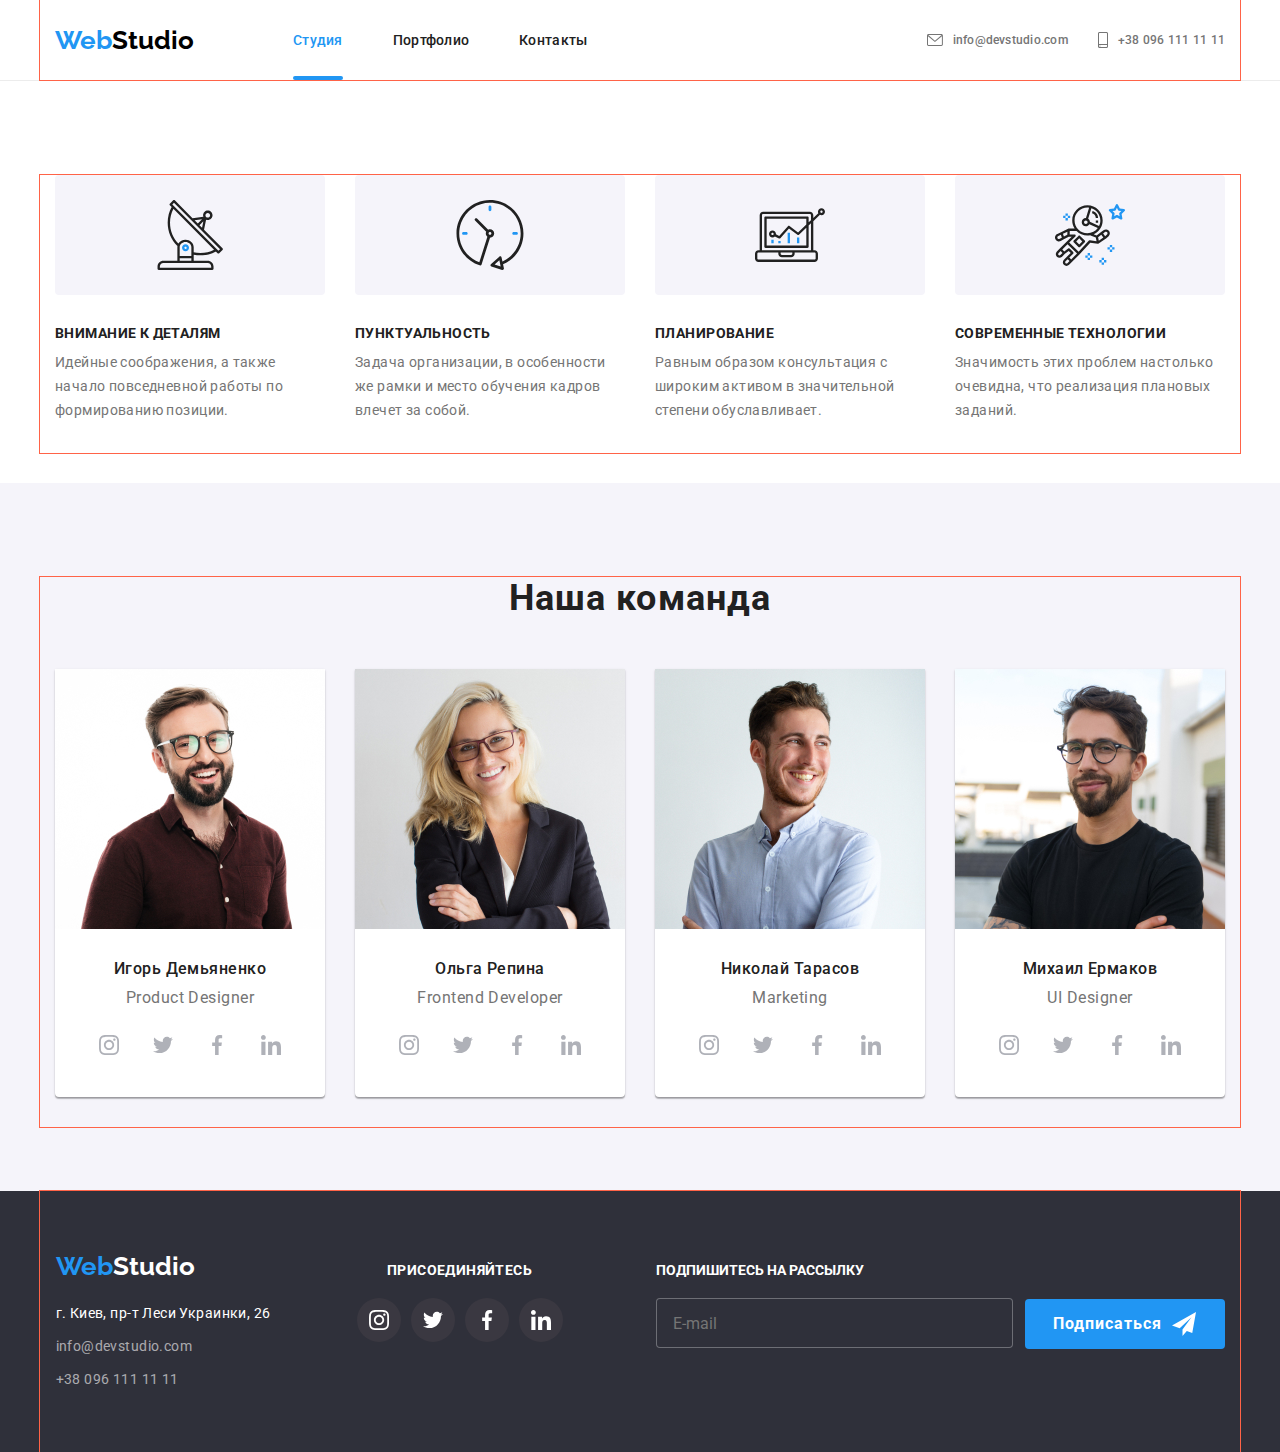
<file: index.html>
<!DOCTYPE html>
 <html lang="en">
 <head>
    <meta charset="UTF-8">
    <meta http-equiv="X-UA-Compatible" content="IE=edge">
    <meta name="viewport" content="width=device-width, initial-scale=1.0">
    <title>Document</title>  
    <link rel="stylesheet" href="https://cdnjs.cloudflare.com/ajax/libs/modern-normalize/1.1.0/modern-normalize.min.css">
    <link rel="preconnect" href="https://fonts.gstatic.com">
    <link href="https://fonts.googleapis.com/css2?family=Raleway:wght@700&family=Roboto:wght@400;500;700;900&display=swap" rel="stylesheet">
   
    <!-- <link rel="stylesheet" href="./css/styles.css"> -->
    <link rel="stylesheet" href="./css/main.min.css">
</head > 
<body>
  <header class="header">                       
     <div class="conteiner main-nav">
        <nav class="sait-nav"> 
              <a href="./index.html" class="sait-nav__logo"><span class="sait-nav__logo--web">Web</span>Studio</a>                 
          <ul class="sait-nav__navigation">
              <li>
                  <a href="./index.html" class="sait-nav--active link">Студия</a>
              </li>                 
              <li>
                  <a href="./portfolio.html" class="sait-nav__link link">Портфолио</a>
              </li>
              <li>
                  <a href="" class="sait-nav__link link">Контакты</a>
              </li>
          </ul>
        </nav> 
          <ul class="sait-nav__contacts">
              <li class="sait-nav__item">                                      
                    <a href="mailto:info@devstudio.com" class="sait-nav__mail link" >
                    <svg class="sait-nav__icon--mail">
                    <use href="./images/icon/sprite.svg#icon-mail"></use>
                  </svg>
                    info@devstudio.com</a>
              </li>
              <li class="sait-nav__item"> 
                    <a href="tel:+380961111111" class="sait-nav__phone link" >
                    <svg class="sait-nav__icon--phone">
                    <use href="./images/icon/sprite.svg#icon-phone"></use>
                    </svg>
                    +38 096 111 11 11</a>                   
              </li>
          </ul>  
          <button type="button" class="menu-open">
            <svg  width="40" height="40">
              <use class="icon-menu" href="./images/icon/symbol-menu.svg#icon-menu" ></use>
            </svg>
          </button>          
      </div> 

        <div class="menu-container is-hidden">
          <div class="conteiner-mobile">
            <button type="button" class="menu-close">
              <svg  width="40" height="40">
                <use class="icon-cross" href="./images/icon/symbol-menu.svg#icon-cross" ></use>
              </svg>
            </button>
            <ul class="mobale-menu__list list">
              <li class="mobail-menu__item">
                <a href="./index.html" class="mobail-menu__link link">Студия</a>
            </li>                 
            <li class="mobail-menu__item">
                <a href="./portfolio.html" class="mobail-menu__link link">Портфолио</a>
            </li>
            <li class="mobail-menu__item">
                <a href="" class="mobail-menu__link link">Контакты</a>
            </li>
           </ul>
           <div class="mobale-connektion">
            <ul class="mobale-contakt__list list">             
             <li class="mobale-contakt__item">
                <a href="tel:+380961111111" class="mobale-contakt__phone link" >                  
                  +38 096 111 11 11</a>  
              </li>  
              <li class="mobale-contakt__item">
                <a href="mailto:info@devstudio.com" class="mobale-contakt__mail link" >              
                  info@devstudio.com</a>                
               </li>       
            </ul>
            <ul class="mobale-social__list">
              <li class="mobale-social__item">
                <a href="#" class="mobale-social__link link">Instagram</a>
              </li>
              <li class="mobale-social__item">
                <a href="#" class="mobale-social__link link">Twitter</a>
              </li>
              <li class="mobale-social__item">
                <a href="#" class="mobale-social__link link">Facebook</a>
              </li>
              <li class="mobale-social__item">
                <a href="#" class="mobale-social__link link">LinkedIn</a>
              </li>
            </ul>
          </div>
          </div>
          </div>           
  </header>
      <main>        
          <!-- Герой -->
          <!-- <section class="hero">
              <div class="conteiner">                              
              <h1 class="hero__title">Эффективные решения  для вашего бизнеса</h1>
              <button data-modal-open  class="hero__but" type="button">Заказать услугу</button>            
              </div>                     
          </section>   -->
                <!-- Особенности -->               
          <section class="feature">
              <div class="conteiner">
              <!-- <h2></h2> -->            
              <ul class="feature__columns">               
                <li class="feature__item">
                    <div class="group">
                      <svg class="group__icon">
                        <use href="./images/icon/sprite.svg#icon-group1" ></use>
                      </svg>
                    </div>
                      <h3 class="feature__title">Внимание к деталям</h3>
                      <p class="feature__text">Идейные  соображения, а также начало повседневной работы по формированию позиции.</p>
                  </li>
                  <li class="feature__item">
                    <div class="group">
                      <svg class="group__icon">
                        <use href="./images/icon/sprite.svg#icon-group2" ></use>
                      </svg>
                    </div>
                      <h3 class="feature__title">Пунктуальность</h3>
                      <p class="feature__text">Задача организации, в особенности же рамки и место обучения кадров влечет за собой.</p>
                  </li>
                  <li class="feature__item">
                    <div class="group">
                      <svg class="group__icon">
                        <use href="./images/icon/sprite.svg#icon-group3" ></use>
                      </svg>
                    </div>
                      <h3 class="feature__title">Планирование</h3>
                      <p class="feature__text" >Равным образом консультация с широким активом в значительной степени обуславливает.</p>
                  </li>
                  <li class="feature__item">
                    <div class="group">
                      <svg class="group__icon">
                        <use href="./images/icon/sprite.svg#icon-group4" ></use>
                      </svg>
                    </div>
                      <h3 class="feature__title">Современные технологии</h3>
                      <p class="feature__text">Значимость этих проблем настолько очевидна, что реализация плановых заданий.</p>
                  </li>                
              </ul> 
              </div>                    
          </section>
          <!-- Чем занимаемся -->
          <!-- <section class="work">  
              <div class="conteiner">          
              <h2 class="work__title">Чем мы занимаемся</h2>                       
              <ul class="work__list">
                  <li>
                    <div class="work__box">
                      <img src="./images/box1.jpg" alt="планирование" width="370">
                      <div class="work__case">
                        <h3 class="work__text">Десктопные приложения</h3>
                      </div>
                    </div>
                  </li>
                  <li>
                    <div class="work__box">
                      <img src="./images/box2.jpg" alt="современные технологии" width="370">
                      <div class="work__case">
                      <h3 class="work__text">Мобильные приложения</h3>
                      </div>
                    </div>
                  </li>
                  <li> 
                    <div class="work__box">        
                      <img src="./images/box3.jpg" alt="дизайн" width="370">
                      <div class="work__case">
                      <h3 class="work__text">Дизайнерские решения</h3>
                      </div>
                    </div>
                  </li>
              </ul> 
              </div>                      
          </section> -->
          <!-- Команда -->
          <section class="team"> 
              <div class="conteiner">           
              <h2 class="team__title">Наша команда</h2>                        
              <ul class="team__list">
                  <li class="team__scorecard">  
                    <picture>
                      <source srcset="./images/foto1-desktop.1x.jpg 1x, ./images/foto1-desktop.2x.jpg 2x" media="(min-width: 1200px)">
                      <source srcset="./images/foto1-tablet.1x.jpg 1x, ./images/foto1-tablet.2x.jpg 2x" media="(min-width: 768px)">
                      <source srcset="./images/foto1.1x.jpg 1x, ./images/foto1.2x.jpg 2x" media="(min-width: 480px)">
                      <img src="./images/foto1.jpg" alt="участник команды 1" >
                    </picture>                 
                      <div class="team__conteiner">                    
                      <h3 class="team__member">Игорь Демьяненко</h3>
                      <p class="team__text">Product Designer</p>
                      <ul class="social">
                      <li class="social__card">
                        <a href="#" class="social__ref">
                          <svg class="social__icon">
                            <use href="./images/icon/sprite.svg#icon-instagram"></use>
                          </svg>
                          </a>
                        </li>
                        <li class="social__card">
                          <a href="#" class="social__ref">
                          <svg class="social__icon">
                            <use href="./images/icon/sprite.svg#icon-twitter"></use>
                          </svg>    
                          </a>
                        </li>
                        <li class="social__card">
                          <a href="#" class="social__ref">
                          <svg class="social__icon">
                            <use href="./images/icon/sprite.svg#icon-facebook"></use>
                          </svg>    
                          </a>
                        </li>
                        <li class="social__card">
                          <a href="#" class="social__ref">
                          <svg class="social__icon">
                            <use href="./images/icon/sprite.svg#icon-linkedin"></use>
                          </svg>
                          </a>
                        </li>
                      </ul> 
                    </div>      
                </li>
                <li class="team__scorecard"> 
                  <picture>
                    <source srcset="./images/foto2-desktop.1x.jpg 1x, ./images/foto2-desktop.2x.jpg 2x" media="(min-width: 1200px)">
                    <source srcset="./images/foto2-tablet.1x.jpg 1x, ./images/foto2-tablet.2x.jpg 2x" media="(min-width: 768px)">
                    <source srcset="./images/foto2.1x.jpg 1x, ./images/foto2.2x.jpg 2x" media="(min-width: 480px)">
                    <img  src="./images/foto2.jpg" alt="участник команды 2" >
                  </picture>                     
                      <div class="team__conteiner"> 
                      <h3 class="team__member">Ольга Репина</h3> 
                      <p class="team__text"> Frontend Developer</p>
                      <ul class="social">
                        <li class="social__card">
                          <a href="#" class="social__ref">
                          <svg class="social__icon">
                            <use href="./images/icon/sprite.svg#icon-instagram"></use>
                          </svg>
                        </a>
                      </li>
                      <li class="social__card">
                        <a href="#" class="social__ref">
                          <svg class="social__icon">
                            <use href="./images/icon/sprite.svg#icon-twitter"></use>
                          </svg>    
                        </a>
                      </li>
                      <li class="social__card">
                        <a href="#" class="social__ref">
                          <svg class="social__icon">
                            <use href="./images/icon/sprite.svg#icon-facebook"></use>
                          </svg>    
                        </a>
                      </li>
                      <li class="social__card">
                        <a href="#" class="social__ref">
                          <svg class="social__icon">
                            <use href="./images/icon/sprite.svg#icon-linkedin"></use>
                          </svg>
                        </a>
                      </li>
                    </ul> 
                  </div>                  
                  </li>
                  <li class="team__scorecard"> 
                    <picture>
                      <source srcset="./images/foto3-desktop.1x.jpg 1x, ./images/foto3-desktop.2x.jpg 2x" media="(min-width: 1200px)">
                      <source srcset="./images/foto3-tablet.1x.jpg 1x, ./images/foto3-tablet.2x.jpg 2x" media="(min-width: 768px)">
                      <source srcset="./images/foto3.1x.jpg 1x, ./images/foto3.2x.jpg 2x" media="(min-width: 480px)">
                      <img  src="./images/foto3.jpg" alt="участник команды 3">
                    </picture>
                    <div class="team__conteiner"> 
                      <h3 class="team__member">Николай Тарасов</h3>
                      <p class="team__text">Marketing</p>
                      <ul class="social">
                        <li class="social__card">
                        <a href="#" class="social__ref">
                          <svg class="social__icon">
                            <use href="./images/icon/sprite.svg#icon-instagram"></use>
                          </svg>
                        </a>
                      </li>
                      <li class="social__card">
                        <a href="#" class="social__ref">
                          <svg class="social__icon">
                            <use href="./images/icon/sprite.svg#icon-twitter"></use>
                          </svg>    
                        </a>
                      </li>
                      <li class="social__card">
                        <a href="#" class="social__ref">
                          <svg class="social__icon">
                            <use href="./images/icon/sprite.svg#icon-facebook"></use>
                          </svg>    
                        </a>
                      </li>
                      <li class="social__card">
                        <a href="#" class="social__ref">
                          <svg class="social__icon">
                            <use href="./images/icon/sprite.svg#icon-linkedin"></use>
                          </svg>
                        </a>
                      </li>
                    </ul>
                  </div>   
                  </li>
                  <li class="team__scorecard"> 
                    <picture>
                      <source srcset="./images/foto4-desktop.1x.jpg 1x, ./images/foto4-desktop.2x.jpg 2x" media="(min-width: 1200px)">
                      <source srcset="./images/foto4-tablet.1x.jpg 1x, ./images/foto4-tablet.2x.jpg 2x" media="(min-width: 768px)">
                      <source srcset="./images/foto4.1x.jpg 1x, ./images/foto4.2x.jpg 2x" media="(min-width: 480px)">
                      <img  src="./images/foto4.jpg" alt="участник команды 4" >
                    </picture>                      
                      <div class="team__conteiner"> 
                      <h3 class="team__member">Михаил Ермаков</h3>
                      <p class="team__text">UI Designer</p>
                      <ul class="social">
                        <li class="social__card">
                          <a href="#" class="social__ref">
                          <svg class="social__icon">
                            <use href="./images/icon/sprite.svg#icon-instagram"></use>
                          </svg>
                        </a>
                      </li>
                      <li class="social__card">
                        <a href="#" class="social__ref">
                          <svg class="social__icon">
                            <use href="./images/icon/sprite.svg#icon-twitter"></use>
                          </svg>    
                        </a>
                      </li>
                      <li class="social__card">
                        <a href="#" class="social__ref">
                          <svg class="social__icon">
                            <use href="./images/icon/sprite.svg#icon-facebook"></use>
                          </svg>    
                        </a>
                      </li>
                      <li class="social__card">
                        <a href="#" class="social__ref">
                          <svg class="social__icon">
                            <use href="./images/icon/sprite.svg#icon-linkedin"></use>
                          </svg>
                        </a>
                      </li>
                    </ul>
                  </div> 
                  </li>
              </ul> 
              </div>                          
          </section>
          <!-- Постоянные клиенты -->
          <!-- <section class="client">
                <div class="conteiner">                 
                  <h2 class="client__title">Постоянные клиенты</h2>
                  <ul class="client-list">
                    <li class="client-list--company">
                    <a href="#" class="client-list__link">
                        <svg class="client-list__icon">
                          <use href="./images/icon/sprite.svg#icon-company1"></use>
                        </svg>
                    </a>
                    </li>
                    <li class="client-list--company">
                      <a href="#" class="client-list__link">
                        <svg class="client-list__icon">
                          <use href="./images/icon/sprite.svg#icon-company2"></use>
                        </svg>
                    </a>
                    </li>
                    <li class="client-list--company">
                      <a href="#" class="client-list__link">
                        <svg class="client-list__icon">
                          <use href="./images/icon/sprite.svg#icon-company3"></use>
                        </svg>
                    </a>
                    </li>
                    <li class="client-list--company">
                      <a href="#" class="client-list__link">
                        <svg class="client-list__icon">
                          <use href="./images/icon/sprite.svg#icon-company4"></use>
                        </svg>
                    </a>
                    </li>
                    <li class="client-list--company">
                      <a href="#" class="client-list__link">
                        <svg class="client-list__icon">
                          <use href="./images/icon/sprite.svg#icon-company5"></use>
                        </svg>
                    </a>
                    </li> 
                    <li class="client-list--company">
                      <a href="#" class="client-list__link">
                        <svg class="client-list__icon">
                          <use href="./images/icon/sprite.svg#icon-company6"></use>
                        </svg>
                    </a>
                    </li>                
                  </ul>                 
                  </div>
              </section> -->
      </main>
      <!-- Контакты --> 
      <footer class="footer"> 
      <div class="conteiner">
        <div class="conteiner-nav">
        <div class="footer-nav">       
        <a href="./index.html" class="footer-nav__logo"><span class="footer-nav__logo--web">Web</span>Studio</a>                             
          <address class="footer-nav__address"> 
              <a href="" class="footer-nav__contacts"> г. Киев, пр-т Леси Украинки, 26</a>
          </address> 
        <ul class="footer-nav__link">
          <li class="footer-nav__list">
            <a href="mail:info@devstudio.com" class="footer-nav__mail link">info@devstudio.com</a>
          </li>
          <li class="footer-nav__list">
            <a href="tel:+380961111111" class="footer-nav__phone link">+38 096 111 11 11</a>
          </li>
        </ul>       
        </div>
          <div class="footer-join">   
            <h3 class="footer-join__title">присоединяйтесь</h3>
            <ul class="socialy">
              <li class="socialy--list">            
              <a href="#" class="socialy__svg">
              <svg class="social__icon">
                <use href="./images/icon/sprite.svg#icon-instagram"></use>
              </svg>
              </a>          
              </li>
              <li class="socialy--list"> 
              <a href="#" class="socialy__svg">
              <svg class="social__icon">
                <use href="./images/icon/sprite.svg#icon-twitter"></use>
              </svg>  
              </a>
              </li>
              <li class="socialy--list"> 
              <a href="#" class="socialy__svg">
              <svg class="social__icon">
                <use href="./images/icon/sprite.svg#icon-facebook"></use>
              </svg>  
              </a>
              </li>
              <li class="socialy--list"> 
              <a href="#" class="socialy__svg">               
                <svg class="social__icon">
                <use href="./images/icon/sprite.svg#icon-linkedin"></use>
              </svg> 
            </a>
              </li>
            </ul>         
          </div>  
        </div>   
            <div class="subscribe">
                           
              <form >
                <h3 class="subscribe__title">Подпишитесь на рассылку</h3>
                <label class="subscribe__label">
                <input type="email" name="email" class="subscribe__email" placeholder="E-mail">
                <button type="submit" class="subscribe__btn">Подписаться
                  <svg class="subscribe__icon">
                  <use href="./images/icon/sprite.svg#icon-send"></use>
                </svg> 
                </button>
              </label> 
              </form>
              
              </div>          
      </div>                
    </footer>
      



   
   <div class="modal is-hidden" data-modal>
   <div class="modal__content">
      <button data-modal-close class="modal__tape">        
      <svg class="modal__tape--close">
        <use href="./images/icon/sprite.svg#icon-close"></use>
      </svg>    
       </button>
       <form class="modal__form">
         <p class="modal__title">Оставьте свои данные, мы вам перезвоним</p> 
        <div class="modal__group">
          <label for="name" class="modal__label">Имя</label>
          <input type="text" name="name-user" id="name" class="modal__input"/>
         
           <svg class="modal__icon">
            <use href="./images/icon/sprite.svg#icon-person"></use>
          </svg>                                          
       </div>
       <div class="modal__group">
        <label for="phone"class="modal__label" >Телефон</label>
        <input type="tel" name="phone" id="phone" class="modal__input" />
        <svg class="modal__icon">
         <use href="./images/icon/symbol-defs.svg#icon-phone"></use>
       </svg> 
        </div>
        <div class="modal__group">
          <label for="name" class="modal__label">Имя</label>
          <input type="text" name="name-user" id="name" class="modal__input"/>
          <svg class="modal__icon">
            <use href="./images/icon/sprite.svg#icon-email_black"></use>
          </svg>                                         
       </div>
       <div class="modal__group">
        <label for="comment" class="modal__label">Комментарий</label>
        <textarea name="comment" id="comment" class="modal__textarea" placeholder="Введите текст"></textarea>
        </div>
        <div class="modal__polisy">        
           <label class="modal__consent" > <input type="checkbox" class="modal__checkbox" name="policy"/> 
           <span class="modal__icon--check"> </span> 
           Соглашаюсь с рассылкой и принимаю&ensp;   
          <a href="#" class="modal__contract">Условия договора</a></label>
          </div > 
          <div class="modal__button--wrapper">
          <button type="submit" class="modal__btn">Отправить</button>
          </div>    
       </form>
        
   </div>
  </div>  
   
  <script src="./js/modal.js" type="module"></script>

  <script src="./js/menu.js">
  </script>
 </body> 
 </html>
</file>
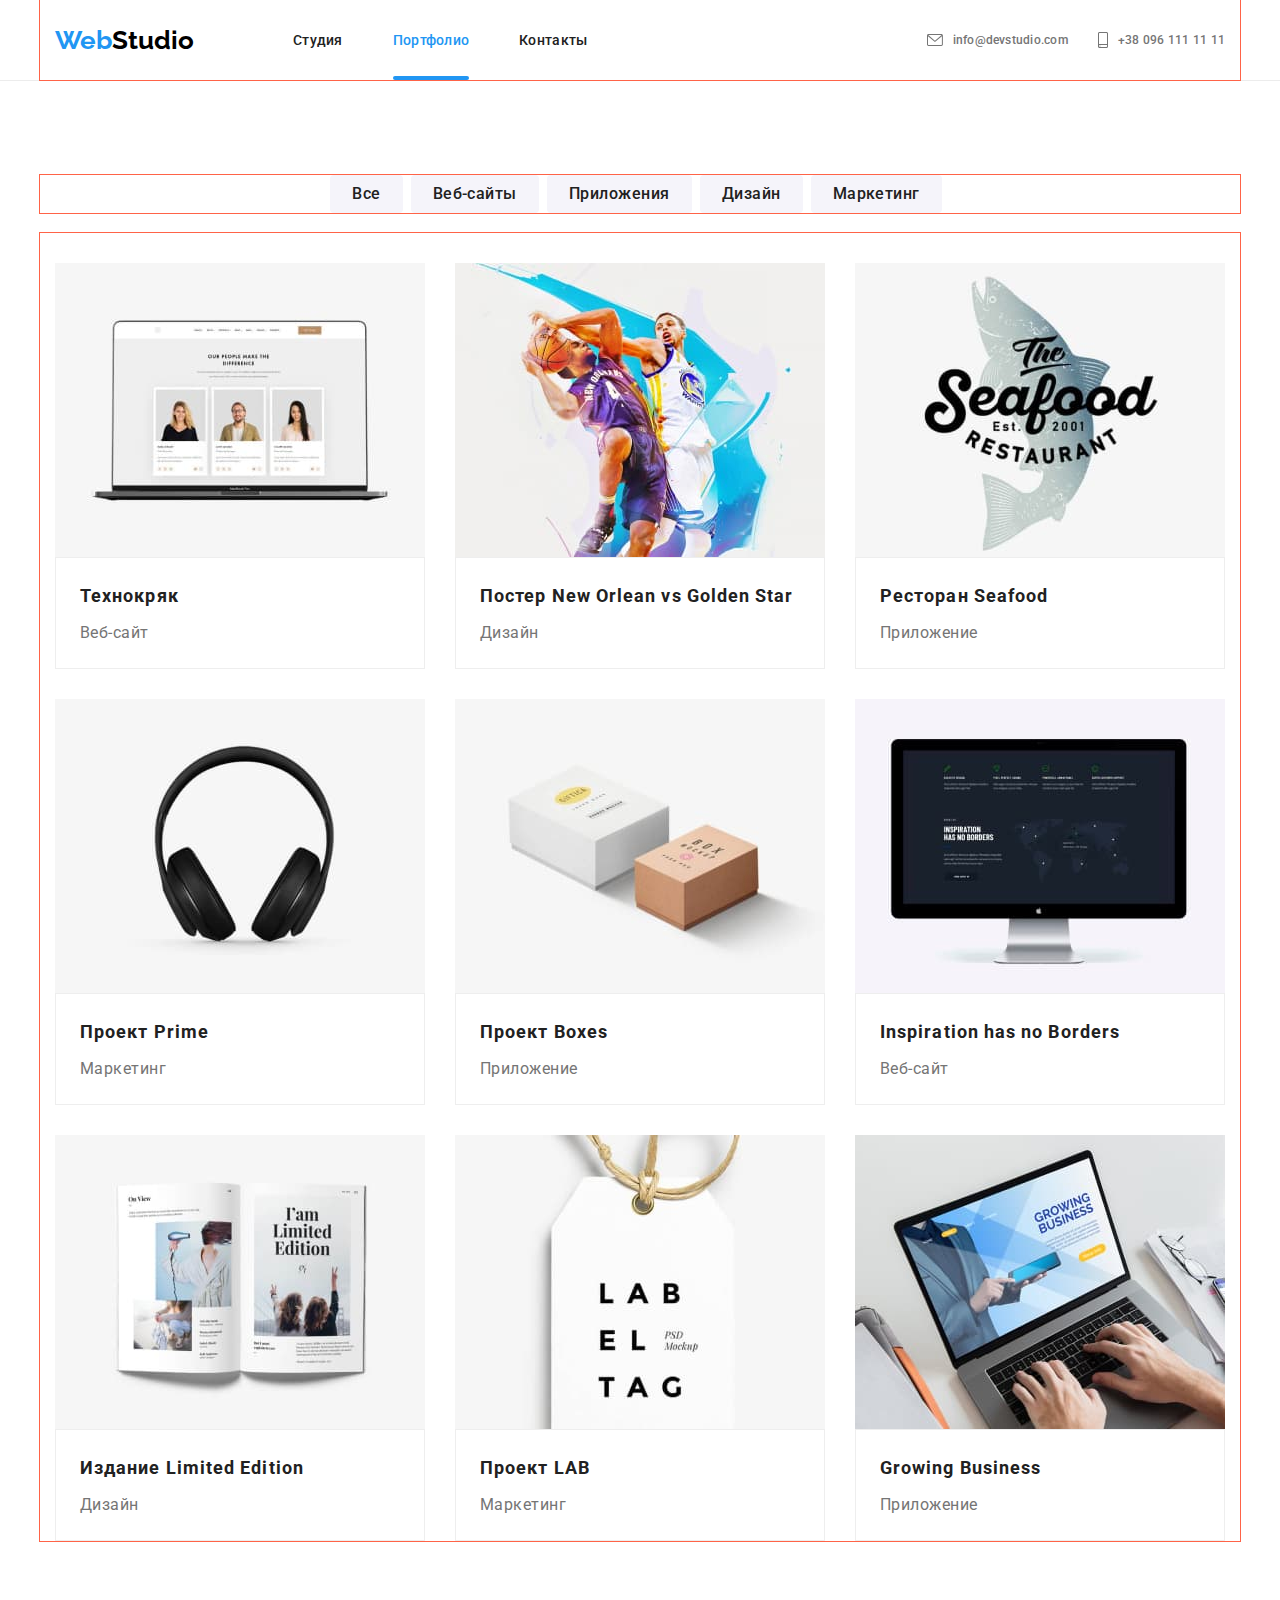
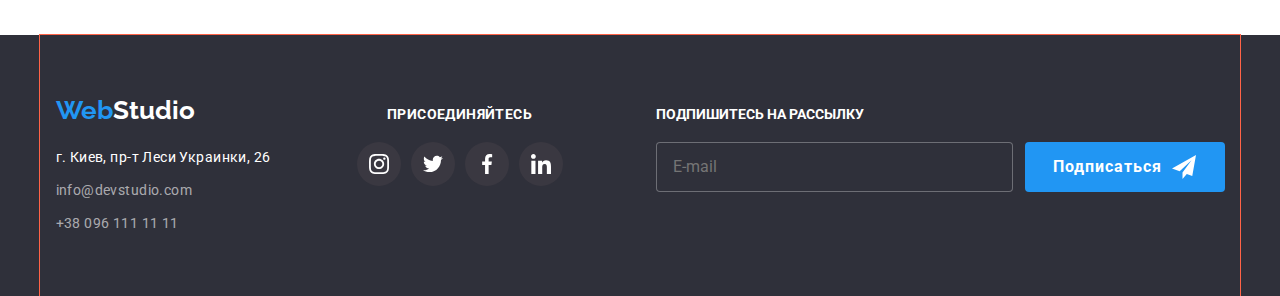
<file: portfolio.html>
<!DOCTYPE html>
<html lang="en">
<head>
    <meta charset="UTF-8">
    <meta http-equiv="X-UA-Compatible" content="IE=edge">
    <meta name="viewport" content="width=device-width, initial-scale=1.0">
    <title>Document</title> 
    <link rel="stylesheet" href="https://cdnjs.cloudflare.com/ajax/libs/modern-normalize/1.1.0/modern-normalize.min.css"> 
    <link rel="preconnect" href="https://fonts.gstatic.com">
    <link href="https://fonts.googleapis.com/css2?family=Raleway:wght@700&family=Roboto:wght@400;500;700;900&display=swap" rel="stylesheet">
  
    <!-- <link rel="stylesheet" href="./css/styles.css"> -->
    <link rel="stylesheet" href="./css/main.min.css">
</head>
<body>
   <!-- header -->
   <header class="header">                       
      <div class="conteiner main-nav">
         <nav class="sait-nav"> 
               <a href="./index.html" class="sait-nav__logo"><span class="sait-nav__logo--web">Web</span>Studio</a>                 
           <ul class="sait-nav__navigation">
               <li>
                   <a href="./index.html" class="sait-nav__link link">Студия</a>
               </li>                 
               <li>
                   <a href="./portfolio.html" class="sait-nav--active link">Портфолио</a>
               </li>
               <li>
                   <a href="" class="sait-nav__link link">Контакты</a>
               </li>
           </ul>
         </nav> 
           <ul class="sait-nav__contacts">
               <li class="sait-nav__item">                                      
                     <a href="mailto:info@devstudio.com" class="sait-nav__mail link" >
                     <svg class="sait-nav__icon--mail">
                     <use href="./images/icon/sprite.svg#icon-mail"></use>
                   </svg>
                     info@devstudio.com</a>
               </li>
               <li class="sait-nav__item"> 
                     <a href="tel:+380961111111" class="sait-nav__phone link" >
                     <svg class="sait-nav__icon--phone">
                     <use href="./images/icon/sprite.svg#icon-phone"></use>
                     </svg>
                     +38 096 111 11 11</a>                   
               </li>
           </ul>  
        </div>    
    </header>
<main>
      <!-- Выбор проектов -->
      <section class="portfolio">
         <div class="conteiner">
         <!-- <h2></h2> -->
            <ul class="portfolio__filter">
               <li>
                  <button type="button" class="portfolio__btn ">Все</button>
               </li>
               <li>
                  <button type="button" class="portfolio__btn">Веб-сайты</button>
               </li>
               <li>
                  <button type="button" class="portfolio__btn">Приложения</button>
               </li>
               <li>
                  <button type="button"class="portfolio__btn" >Дизайн</button>
               </li>
               <li>
                  <button type="button" class="portfolio__btn">Маркетинг</button>
               </li>
            </ul> 
         </div>  
         <!-- <h2></h2> -->
         <div class="conteiner">
         <ul class="project">
               <li class="projekt__choice">                
                   <div class="card"> 
                  <article class="card__activ">                                     
                     <div class="card__thumb"> 
                        <img src="./images/project1.jpg" alt="проект 1" width="370">
                        <div class="card__box">
                           <p class="card__text">Технокряк это современная площадка распространения коронавируса. Компании используют эту платформу для цифрового шпионажа и атак на защищённые сервера конкурентов. Технокряк это современная площадка распространения коронавируса. Компании используют эту платформу для цифрового шпионажа и атак на защищённые сервера конкурентов.</p>
                        </div>  
                     </div>                                               
                  <div class="content">                                   
                     <h3 class="content__item">Технокряк</h3>
                     <p class="content__text">Веб-сайт</p>                                   
                  </div> 
                  </article>                
                </div>
                  </li>
                  <li class="projekt__choice">
                  <div class="card">
                  <article class="card__activ">                  
                     <div class="card__thumb">
                        <img src="./images/project2.jpg" alt="проект2" width="370">
                        <div class="card__box">
                           <p class="card__text">Технокряк это современная площадка распространения коронавируса. Компании используют эту платформу для цифрового шпионажа и атак на защищённые сервера конкурентов. Технокряк это современная площадка распространения коронавируса. Компании используют эту платформу для цифрового шпионажа и атак на защищённые сервера конкурентов.</p>
                        </div>
                     </div>                  
                  <div class="content">                                   
                     <h3 class="content__item">Постер New Orlean vs Golden Star</h3>
                     <p class="content__text">Дизайн</p>                                 
                  </div> 
                  </article>
               </div>
                  </li>
                  <li class="projekt__choice">
                  <div class="card">
                  <article class="card__activ">                  
                     <div class="card__thumb">
                        <img src="./images/project3.jpg" alt="проект3" width="370">
                        <div class="card__box">
                           <p class="card__text">Технокряк это современная площадка распространения коронавируса. Компании используют эту платформу для цифрового шпионажа и атак на защищённые сервера конкурентов. Технокряк это современная площадка распространения коронавируса. Компании используют эту платформу для цифрового шпионажа и атак на защищённые сервера конкурентов.</p>
                        </div>
                     </div>                  
                  <div class="content">                                   
                     <h3 class="content__item">Ресторан Seafood</h3>
                     <p class="content__text">Приложение</p>                             
                  </div> 
                  </article>
               </div>
               </li>
                  <li class="projekt__choice">
                  <div class="card">
                  <article class="card__activ">                 
                     <div class="card__thumb">
                        <img src="./images/project4.jpg" alt="проект4" width="370">
                        <div class="card__box">
                           <p class="card__text">Технокряк это современная площадка распространения коронавируса. Компании используют эту платформу для цифрового шпионажа и атак на защищённые сервера конкурентов. Технокряк это современная площадка распространения коронавируса. Компании используют эту платформу для цифрового шпионажа и атак на защищённые сервера конкурентов.</p>
                        </div>
                     </div>                  
                  <div class="content">                                   
                  <h3 class="content__item" >Проект Prime</h3>
                  <p class="content__text">Маркетинг</p>                     
                  </div> 
                  </article>
               </div>
               </li>
                  <li class="projekt__choice">
                   <div class="card"> 
                  <article class="card__activ">                  
                     <div class="card__thumb">
                        <img src="./images/project5.jpg" alt="проект5" width="370">
                        <div class="card__box">
                           <p class="card__text">Технокряк это современная площадка распространения коронавируса. Компании используют эту платформу для цифрового шпионажа и атак на защищённые сервера конкурентов. Технокряк это современная площадка распространения коронавируса. Компании используют эту платформу для цифрового шпионажа и атак на защищённые сервера конкурентов.</p>
                        </div>
                     </div>                 
                  <div class="content">                                   
                  <h3 class="content__item">Проект Boxes</h3>
                  <p class="content__text">Приложение</p>               
                  </div> 
                  </article>
               </div>
               </li>
                  <li class="projekt__choice">
                  <div class="card">
                  <article class="card__activ">                   
                     <div class="card__thumb">
                        <img src="./images/project6.jpg" alt="проект6" width="370">
                        <div class="card__box">
                           <p class="card__text">Технокряк это современная площадка распространения коронавируса. Компании используют эту платформу для цифрового шпионажа и атак на защищённые сервера конкурентов. Технокряк это современная площадка распространения коронавируса. Компании используют эту платформу для цифрового шпионажа и атак на защищённые сервера конкурентов.</p>
                        </div>
                     </div>                  
                  <div class="content">                                   
                  <h3 class="content__item">Inspiration has no Borders</h3>
                  <p class="content__text">Веб-сайт</p>         
                  </div> 
                  </article>
               </div>
               </li>
                  <li class="projekt__choice">
               <div class="card">
                  <article class="card__activ">                   
                     <div class="card__thumb">
                        <img src="./images/project7.jpg" alt="проект7" width="370">
                        <div class="card__box">
                           <p class="card__text">Технокряк это современная площадка распространения коронавируса. Компании используют эту платформу для цифрового шпионажа и атак на защищённые сервера конкурентов. Технокряк это современная площадка распространения коронавируса. Компании используют эту платформу для цифрового шпионажа и атак на защищённые сервера конкурентов.</p>
                        </div>
                     </div>                 
                  <div class="content">                                   
                     <h3 class="content__item">Издание Limited Edition</h3>
                     <p class="content__text">Дизайн</p>    
                  </div> 
                  </article>
               </div>
               </li>
                  <li class="projekt__choice">
                  <div class="card">
                  <article class="card__activ">                  
                     <div class="card__thumb">
                        <img src="./images/project8.jpg" alt="проект8" width="370">
                        <div class="card__box">
                           <p class="card__text">Технокряк это современная площадка распространения коронавируса. Компании используют эту платформу для цифрового шпионажа и атак на защищённые сервера конкурентов. Технокряк это современная площадка распространения коронавируса. Компании используют эту платформу для цифрового шпионажа и атак на защищённые сервера конкурентов.</p>
                        </div>
                     </div>                 
                  <div class="content">                                   
                     <h3 class="content__item">Проект LAB</h3>
                     <p class="content__text">Маркетинг</p>
                  </div> 
                  </article>
               </div>
               </li>
                  <li class="projekt__choice">
                <div class="card">
                  <article class="card__activ">                 
                     <div class="card__thumb">
                        <img src="./images/project9.jpg" alt="проект9" width="370">
                        <div class="card__box">
                           <p class="card__text">Технокряк это современная площадка распространения коронавируса. Компании используют эту платформу для цифрового шпионажа и атак на защищённые сервера конкурентов. Технокряк это современная площадка распространения коронавируса. Компании используют эту платформу для цифрового шпионажа и атак на защищённые сервера конкурентов.</p>
                        </div>
                     </div>                 
                  <div class="content">                                   
                  <h3 class="content__item">Growing Business</h3>
                  <p class="content__text" >Приложение</p>
                  </div>  
               </article>
            </div>
            </li>                  
         </ul>
         </div>
      
      </section>
</main>
   <!-- Контакты -->
   <footer class="footer"> 
      <div class="conteiner">
        <div class="conteiner-nav">
        <div class="footer-nav">       
        <a href="./index.html" class="footer-nav__logo"><span class="footer-nav__logo--web">Web</span>Studio</a>                             
          <address class="footer-nav__address"> 
              <a href="" class="footer-nav__contacts"> г. Киев, пр-т Леси Украинки, 26</a>
          </address> 
        <ul class="footer-nav__link">
          <li class="footer-nav__list">
            <a href="mail:info@devstudio.com" class="footer-nav__mail link">info@devstudio.com</a>
          </li>
          <li class="footer-nav__list">
            <a href="tel:+380961111111" class="footer-nav__phone link">+38 096 111 11 11</a>
          </li>
        </ul>       
        </div>
          <div class="footer-join">   
            <h3 class="footer-join__title">присоединяйтесь</h3>
            <ul class="socialy">
              <li class="socialy--list">            
              <a href="#" class="socialy__svg">
              <svg class="social__icon">
                <use href="./images/icon/sprite.svg#icon-instagram"></use>
              </svg>
              </a>          
              </li>
              <li class="socialy--list"> 
              <a href="#" class="socialy__svg">
              <svg class="social__icon">
                <use href="./images/icon/sprite.svg#icon-twitter"></use>
              </svg>  
              </a>
              </li>
              <li class="socialy--list"> 
              <a href="#" class="socialy__svg">
              <svg class="social__icon">
                <use href="./images/icon/sprite.svg#icon-facebook"></use>
              </svg>  
              </a>
              </li>
              <li class="socialy--list"> 
              <a href="#" class="socialy__svg">               
                <svg class="social__icon">
                <use href="./images/icon/sprite.svg#icon-linkedin"></use>
              </svg> 
            </a>
              </li>
            </ul>         
          </div>  
        </div>   
            <div class="subscribe">
                           
              <form >
                <h3 class="subscribe__title">Подпишитесь на рассылку</h3>
                <label class="subscribe__label">
                <input type="email" name="email" class="subscribe__email" placeholder="E-mail">
                <button type="submit" class="subscribe__btn">Подписаться
                  <svg class="subscribe__icon">
                  <use href="./images/icon/sprite.svg#icon-send"></use>
                </svg> 
                </button>
              </label> 
              </form>
              
              </div>          
      </div>                
    </footer>
</body>
</html>
</file>
<file: css/main.min.css>
*,*::before,*::after{box-sizing:inherit}*{margin:0;padding:0;list-style:none}.conteiner{box-sizing:border-box;outline:1px solid tomato;width:100%;margin-left:auto;margin-right:auto;padding-left:15px;padding-right:15px}@media screen and (min-width: 480px){.conteiner{max-width:480px}}@media screen and (min-width: 768px){.conteiner{max-width:768px}}@media screen and (min-width: 1200px){.conteiner{max-width:1200px}}body{font-family:Roboto;font-style:normal;background-color:#fff;color:#757575}a{color:inherit;text-decoration:none;font-family:inherit}address{font-style:inherit}.link{font-style:normal;font-weight:500;font-size:14px;line-height:1.143;letter-spacing:.02em;color:#212121;transition:color 250ms cubic-bezier(0.4, 0, 0.2, 1)}.link:hover,.link:focus{color:#2196f3}img{display:block;max-width:100%;height:auto}.sait-nav__logo{font-family:Raleway;font-weight:bold;font-size:26px;line-height:1.192;text-decoration:none;color:#000;width:145px;padding-top:16px;padding-bottom:16px}.sait-nav__logo--web,.footer-nav__logo--web{color:#2196f3}.footer-nav__logo{font-family:Raleway;font-weight:bold;font-size:26px;line-height:1.192;text-decoration:none;width:145px;color:#fff}.sait-nav{display:flex;align-items:center}.main-nav{display:flex;align-items:center;justify-content:space-between}.header{border-bottom:1px solid #ececec}@media screen and (min-width: 768px){.header .conteiner{display:flex;align-items:center}}.sait-nav__navigation{display:none}@media screen and (min-width: 768px){.sait-nav__navigation{display:flex;align-items:center;margin-left:88px}}@media screen and (min-width: 1200px){.sait-nav__navigation{margin-left:93px}}.sait-nav__navigation li:not(:last-child){margin-right:50px}.sait-nav--active{position:relative;color:#2196f3;padding-bottom:32px}.sait-nav--active::after{position:absolute;bottom:0;display:block;content:"";width:100%;height:4px;background-color:#2196f3;border-radius:2px;opacity:1;transition:opacity 250ms cubic-bezier(0.4, 0, 0.2, 1)}.sait-nav--active:hover::after{opacity:1;background-color:#2196f3}.sait-nav__contacts{display:none}@media screen and (min-width: 768px){.sait-nav__contacts{display:flex;flex-direction:column;justify-content:flex-start;align-items:flex-start;margin-left:80px;padding-top:21px;padding-bottom:21px}}@media screen and (min-width: 1200px){.sait-nav__contacts{display:flex;flex-direction:row;align-items:center;padding-top:32px;padding-bottom:32px}}@media screen and (min-width: 1200px){.sait-nav__contacts .sait-nav__item:not(:last-child){margin-right:30px}}.sait-nav__item:not(:last-child){margin-bottom:10px}@media screen and (min-width: 1200px){.sait-nav__item:not(:last-child){margin-bottom:0px}}.sait-nav__mail,.sait-nav__phone{display:flex;align-items:center;font-weight:500;font-size:12px;line-height:1.166;letter-spacing:.02em;color:#757575}.sait-nav__icon--mail{fill:currentColor;width:16px;height:12px;margin-right:10px}.sait-nav__icon--mail:hover,.sait-nav__icon--mail:focus{fill:#2196f3}.sait-nav__icon--phone{width:10px;height:16px;fill:currentColor;margin-right:10px}.sait-nav__icon--phone:hover,.sait-nav__icon--phone:focus{fill:#2196f3}.hero{background-size:cover;padding-bottom:200px;padding-top:200px;max-width:1600px;max-height:600px;margin-left:auto;margin-right:auto;background-image:linear-gradient(to right, rgba(48, 58, 47, 0.4), rgba(47, 48, 58, 0.4)),url(../images/hero.jpg);background-color:#2f303a}.hero__title{font-weight:900;font-size:44px;line-height:1.363;width:696px;text-align:center;letter-spacing:.06em;text-transform:uppercase;color:#fff;margin:0 auto;margin-bottom:30px}.hero__but{margin:0 auto;font-family:Roboto;font-style:normal;font-weight:bold;font-size:16px;line-height:1.875;padding:10px 32px;display:flex;align-items:center;text-align:center;letter-spacing:.06em;background:#2196f3;color:#fff;box-shadow:0px 4px 4px rgba(0,0,0,.15);border-radius:4px;border:none;cursor:pointer}.feature{padding-top:60px;padding-bottom:60px}@media screen and (min-width: 1200px){.feature{padding-top:94px}}.group__icon{width:70px;height:70px}.group{display:inline-flex;justify-content:center;align-items:center;width:100%;height:120px;background:#f5f4fa;border-radius:4px;margin-bottom:30px}.feature__columns{margin-bottom:-30px}@media screen and (min-width: 768px){.feature__columns{display:flex;flex-wrap:wrap;margin-left:-30px}}.feature__columns .feature__item{width:100%;margin-bottom:30px}@media screen and (min-width: 768px){.feature__columns .feature__item{flex-basis:calc((100% - 60px) / 2);margin-left:30px}}@media screen and (min-width: 1200px){.feature__columns .feature__item{flex-basis:calc((100% - 120px) / 4)}}.feature__title{font-weight:bold;font-size:14px;text-align:center;line-height:1.172;letter-spacing:.03em;text-transform:uppercase;color:#212121;margin-bottom:10px}@media screen and (min-width: 768px){.feature__title{text-align:left}}.feature__text{width:100%;font-weight:normal;font-size:14px;line-height:1.714;letter-spacing:.03em}.work{padding-bottom:94px;padding-top:94px}.work__title,.team__title,.client__title{font-weight:bold;font-size:36px;line-height:1.167;text-align:center;letter-spacing:.03em;color:#212121;margin-bottom:50px}.work__list{display:flex;justify-content:space-between}.work__box{position:relative}.work__case{position:absolute;display:flex;justify-content:center;align-items:center;bottom:0;width:100%;height:70px;background:rgba(47,48,58,.8)}.work__text{font-weight:bold;font-size:14px;line-height:1.143;text-align:center;letter-spacing:.03em;text-transform:uppercase;color:#fff}.team{background:#f5f4fa;padding-top:60px;padding-bottom:60px}@media screen and (min-width: 1200px){.team{padding-top:94px;padding-bottom:94px}}.team__list{margin-bottom:-30px}@media screen and (min-width: 768px){.team__list{display:flex;flex-wrap:wrap;margin-left:-30px}}.team__conteiner{display:flex;flex-direction:column;align-items:center;margin-left:auto;margin-right:auto;padding:30px 32px}.team__scorecard{display:flex;flex-direction:column;align-items:center;margin-left:auto;margin-right:auto;background:#fff;box-shadow:0px 1px 3px rgba(0,0,0,.12),0px 1px 1px rgba(0,0,0,.14),0px 2px 1px rgba(0,0,0,.2);border-radius:0px 0px 4px 4px;width:100%;margin-bottom:30px}@media screen and (min-width: 768px){.team__scorecard{flex-basis:calc((100% - 60px) / 2);margin-left:30px}}@media screen and (min-width: 1200px){.team__scorecard{flex-basis:calc((100% - 120px) / 4)}}.team__title{font-weight:bold;font-size:28px;line-height:1.269;text-align:center;letter-spacing:.03em;color:#212121;margin-bottom:30px}@media screen and (min-width: 1200px){.team__title{font-size:36px;line-height:1.167;margin-bottom:50px}}.team__member{font-weight:500;font-size:16px;line-height:1.188;letter-spacing:.03em;color:#212121;text-align:center}.team__text{font-weight:normal;font-size:16px;line-height:1.187;letter-spacing:.03em;text-align:center;margin-top:10px}.social{margin-top:16px;display:flex;justify-content:center}.social__card{display:flex;justify-content:center;align-items:center}.social__card:not(:last-child){margin-right:10px}.social__ref{display:inline-flex;justify-content:center;align-items:center;fill:#afb1b8;width:44px;height:44px;border-radius:50%;transition:background-color 250ms cubic-bezier(0.4, 0, 0.2, 1),fill 250ms cubic-bezier(0.4, 0, 0.2, 1)}.social__ref:hover,.social__ref:focus{fill:#fff;background-color:#2196f3}.client{padding-top:94px;padding-bottom:94px}.client-list__icon{width:106px;height:60px;align-items:center;border:none}.client-list{display:flex;justify-content:space-between;align-items:center}.client-list--company:not(:last-child){margin-right:30px}.client-list__link{display:flex;justify-content:center;align-items:center;fill:#afb1b8;width:170px;height:92px;border:1px solid #afb1b8;outline:none;transition:border 250ms cubic-bezier(0.4, 0, 0.2, 1),fill 250ms cubic-bezier(0.4, 0, 0.2, 1)}.client-list__link:hover,.client-list__link:focus{fill:#2196f3;border:1px solid #2196f3}.footer{display:flex;flex-wrap:wrap;align-items:baseline}@media screen and (min-width: 1200px){.footer .conteiner{display:flex;align-items:baseline}}.footer{background:#2f303a}.conteiner-nav{display:flex;flex-direction:column;justify-content:center;align-items:center;padding-top:60px}@media screen and (min-width: 768px){.conteiner-nav{flex-direction:row;margin:0 auto}}@media screen and (min-width: 1200px){.conteiner-nav{justify-content:flex-start;align-items:baseline}}.footer-nav{display:flex;flex-direction:column;align-items:center;width:231px;margin:0 auto}@media screen and (min-width: 768px){.footer-nav{margin-right:165px;margin-left:auto}}@media screen and (min-width: 1200px){.footer-nav{display:flex;flex-direction:column;align-items:flex-start;width:231px;margin-right:70px;margin-left:0}}.footer-nav__mail{font-weight:normal;font-size:14px;line-height:1.714;letter-spacing:.03em;color:rgba(255,255,255,.6)}.footer-nav__phone{font-weight:normal;font-size:14px;line-height:1.714;letter-spacing:.03em;color:rgba(255,255,255,.6)}.footer-nav__address{margin-top:20px}.footer-nav__contacts{font-weight:normal;font-size:14px;line-height:1.714;letter-spacing:.03em;color:#fff}.footer-nav__list{margin-top:9px}.footer-nav__link{margin-bottom:60px}.footer-join{display:flex;align-items:center;flex-direction:column}@media screen and (min-width: 768px){.footer-join{margin-right:auto}}@media screen and (min-width: 1200px){.footer-join{justify-content:center;margin-right:0}}.footer-join__title{text-transform:uppercase;color:#fff;font-weight:bold;font-size:14px;line-height:1.142;letter-spacing:.03em;margin-bottom:20px}.social__icon{width:20px;height:20px}.socialy{display:flex;justify-content:center;align-items:center;margin-bottom:100px}.socialy--list:not(:last-child){margin-right:10px}.socialy__svg{display:inline-flex;justify-content:center;align-items:center;background-color:rgba(153,129,129,.1);fill:#fff;width:44px;height:44px;border-radius:50%;transition:background-color 250ms cubic-bezier(0.4, 0, 0.2, 1),fill 250ms cubic-bezier(0.4, 0, 0.2, 1)}.socialy__svg:hover,.socialy__svg:focus{fill:#fff;background-color:#2196f3}.subscribe{display:flex;justify-content:center;align-items:center;flex-direction:column}@media screen and (min-width: 1200px){.subscribe{margin-left:93px}}.subscribe__label{display:flex;flex-wrap:wrap;align-items:center;justify-content:center}@media screen and (min-width: 1200px){.subscribe__label{justify-content:space-between;align-items:baseline}}.subscribe__title{margin-bottom:20px;text-align:center;align-self:start;font-weight:bold;font-size:14px;line-height:1.143;color:#fff;text-transform:uppercase}@media screen and (min-width: 1200px){.subscribe__title{text-align:left}}.subscribe__email{display:flex;width:90vw;height:50px;margin-bottom:20px;padding-left:16px;background-color:#2f303a;color:#fff;outline:none;border:1px solid rgba(255,255,255,.3);box-shadow:rgba(0,0,0,.15);border-radius:4px;transition:border 250ms cubic-bezier(0.4, 0, 0.2, 1)}.subscribe__email:hover,.subscribe__email:focus{border:1px solid #2196f3}@media screen and (min-width: 768px){.subscribe__email{width:80vw}}@media screen and (min-width: 1200px){.subscribe__email{width:357px}}.subscribe__btn{display:flex;align-items:center;font-style:normal;font-size:16px;font-weight:bold;line-height:1.875;letter-spacing:.06em;text-align:justify;cursor:pointer;border:none;outline:none;border-radius:4px;background-color:#2196f3;color:#fff;padding-left:28px;margin-left:12px;min-width:200px;height:50px;transition:background-color 250ms cubic-bezier(0.4, 0, 0.2, 1);margin-bottom:60px}.subscribe__icon{display:inline-flex;align-items:center;width:24px;height:24px;margin-left:10px}.portfolio__btn{font-family:Roboto;font-style:normal;font-weight:500;font-size:16px;line-height:1.625;text-align:center;letter-spacing:.03em;background-color:#f5f4fa;color:#212121;padding:6px 22px;cursor:pointer;margin-right:8px;border:none;border-radius:4px;transition:background-color 250ms cubic-bezier(0.4, 0, 0.2, 1),color 250ms cubic-bezier(0.4, 0, 0.2, 1),box-shadow 250ms cubic-bezier(0.4, 0, 0.2, 1)}.portfolio__btn:hover,.portfolio__btn:focus{background-color:#2196f3;color:#fff;box-shadow:0px 3px 1px rgba(0,0,0,.1),0px 1px 2px rgba(0,0,0,.08),0px 2px 2px rgba(0,0,0,.12)}.portfolio{padding-top:94px;padding-bottom:94px}.portfolio__filter{display:flex;justify-content:center;margin-bottom:50px}.project{padding:0;margin:0;display:flex;flex-wrap:wrap;margin-top:-30px;margin-left:-30px}.projekt__choice{flex-basis:calc((100% - 90px) / 3);margin-left:30px;margin-top:30px}.content{text-decoration:none;padding:20px 24px;background-color:#fff;border:1px solid #eee}.card{display:block}.card__activ:hover,.card__activ:focus{box-shadow:0px 1px 1px rgba(0,0,0,.12),0px 4px 4px rgba(0,0,0,.06),1px 4px 6px rgba(0,0,0,.16)}.content__item{font-weight:bold;font-size:18px;line-height:2;letter-spacing:.06em;color:#212121;text-decoration:none}.content__text{font-weight:normal;font-size:16px;line-height:1.875;letter-spacing:.03em;color:#757575;margin-top:4px;text-decoration:none}.card__thumb{position:relative;overflow:hidden}.card__box{position:absolute;width:100%;height:100%;top:0;left:0;width:370px;height:294px;background:rgba(33,150,243,.9);overflow:auto;transform:translateY(100%);transition:transform 250ms cubic-bezier(0.4, 0, 0.2, 1)}.card:hover .card__box{transform:translateY(0)}.card__text{font-size:18px;line-height:1.555;letter-spacing:.03em;margin:63px 24px;color:#fff}.modal{position:fixed;top:0;left:0;width:100%;height:100%;background:rgba(0,0,0,.2)}.modal.is-hidden{opacity:0;pointer-events:none}.modal__content{position:absolute;top:50%;left:50%;transform:translate(-50%, -50%);background:#fff;width:528px;height:581px}.modal__tape{position:absolute;right:8px;top:8px;display:flex;justify-content:center;align-items:center;width:30px;height:30px;border-radius:50%;border:1px solid rgba(0,0,0,.1);cursor:pointer;background-color:#fff}.modal__tape--close{width:15px;height:15px;fill:currentColor}.modal__tape:hover,.modal__tape:focus{border-color:#2196f3;color:#2196f3}.is-hidden{visibility:inherit;opacity:0;pointer-events:none;transition:opacity 500ms cubic-bezier(0.4, 0, 0.2, 1)}.modal{transition:opacity 500ms cubic-bezier(0.4, 0, 0.2, 1)}.modal__group{position:relative;margin-bottom:10px}.modal__form{padding:40px 40px 30px 40px;margin:0}.modal__label{margin-bottom:4px}.modal__title{font-weight:bold;font-size:20px;line-height:1.15;letter-spacing:.03em;text-align:center;margin-bottom:12px;color:#212121}.modal__input{width:390px;height:12px;margin-top:4px;padding:12px 12px 12px 42px;font:inherit;border-radius:3px;border:2px solid rgba(33,33,33,.2);outline:none;transition:border 250ms cubic-bezier(0.4, 0, 0.2, 1)}.modal__input:hover,.modal__input:focus{border:2px solid #2196f3}.modal__input:hover+.modal__icon,.modal__input:focus+.modal__icon{fill:#2196f3}.modal__icon{position:absolute;display:inline-block;width:18px;height:18px;fill:#212121;top:50%;left:15px;transition:transform 250ms cubic-bezier(0.4, 0, 0.2, 1)}.modal__textarea{display:block;width:448px;height:120px;box-sizing:border-box;resize:none;padding:12px 16px 12px 16px;margin-top:4px;border:none;outline:2px solid rgba(33,33,33,.2)}.modal__textarea:hover,.modal__textarea:focus{border:2px solid #2196f3}.modal__polisy{display:flex;align-items:center;flex-direction:row}.modal__checkbox{-webkit-appearance:none;-moz-appearance:none;appearance:none}.modal__checkbox:hover+.modal__icon--check,.modal__checkbox:focus+.modal__icon--check{border:1px solid #2196f3;border-radius:2px}.modal__checkbox:checked+.modal__icon--check{background-image:url("../images/icon/check.svg");background-color:#2196f3;background-repeat:no-repeat;background-position:center;background-origin:border-box}.modal__icon--check{display:inline-block;width:15px;height:15px;border:1px solid #212121;border-radius:2px;margin-right:9px;margin-left:14px}.modal__consent{display:flex;align-items:center;font-size:14px;line-height:1.71;color:#757575}.modal__contract{font-size:14px;line-height:1.714;letter-spacing:.03em;color:#2196f3;text-decoration:underline}.modal__btn{font-size:16px;line-height:1.875;letter-spacing:.06em;text-align:center;cursor:pointer;border-radius:4px;background-color:#2196f3;color:#fff;padding:10px 55px;margin-top:30px;margin-bottom:8px;border:none}.modal__button--wrapper{display:flex;justify-content:center}.menu-container{position:absolute;background-color:#fff;top:0;width:100vw;height:100vh}.menu-container .conteiner-mobile{position:relative;padding-top:48px;padding-left:40px;padding-right:40px;padding-bottom:48px;display:flex;flex-direction:column;justify-content:space-between;height:90%}.menu-container .menu-close{position:absolute;right:20px;top:12px}.menu-close,.menu-open{border:none;background-color:transparent;outline:none}.menu-close:hover,.menu-close:focus,.menu-open:hover,.menu-open:focus{fill:#2196f3}@media screen and (min-width: 767px){.menu-close,.menu-open{display:none}}.mobale-social__list{display:flex;justify-content:start;padding-top:64px;margin-left:auto}.mobale-social__list .mobale-social__link{font-size:3.2vw;border-right:2px solid rgba(33,33,33,.2);padding-top:0;padding-bottom:0;padding-left:10px;padding-right:10px}.mobale-social__list .mobale-social__link:hover,.mobale-social__list .mobale-social__link:focus{color:#2196f3}.mobale-contakt__list{padding-left:10px}.mobale-contakt__list .mobale-contakt__phone{font-size:8vw}.mobale-contakt__list .mobale-contakt__mail{font-size:5vw}.mobail-menu__item:not(:last-child){margin-bottom:32px}.mobail-menu__link{font-size:40px;line-height:1.175;letter-spacing:.02em}.mobale-contakt__item:not(:last-child){margin-bottom:32px}.menu-container.is-hidden{opacity:0;pointer-events:none}/*# sourceMappingURL=main.min.css.map */
</file>
